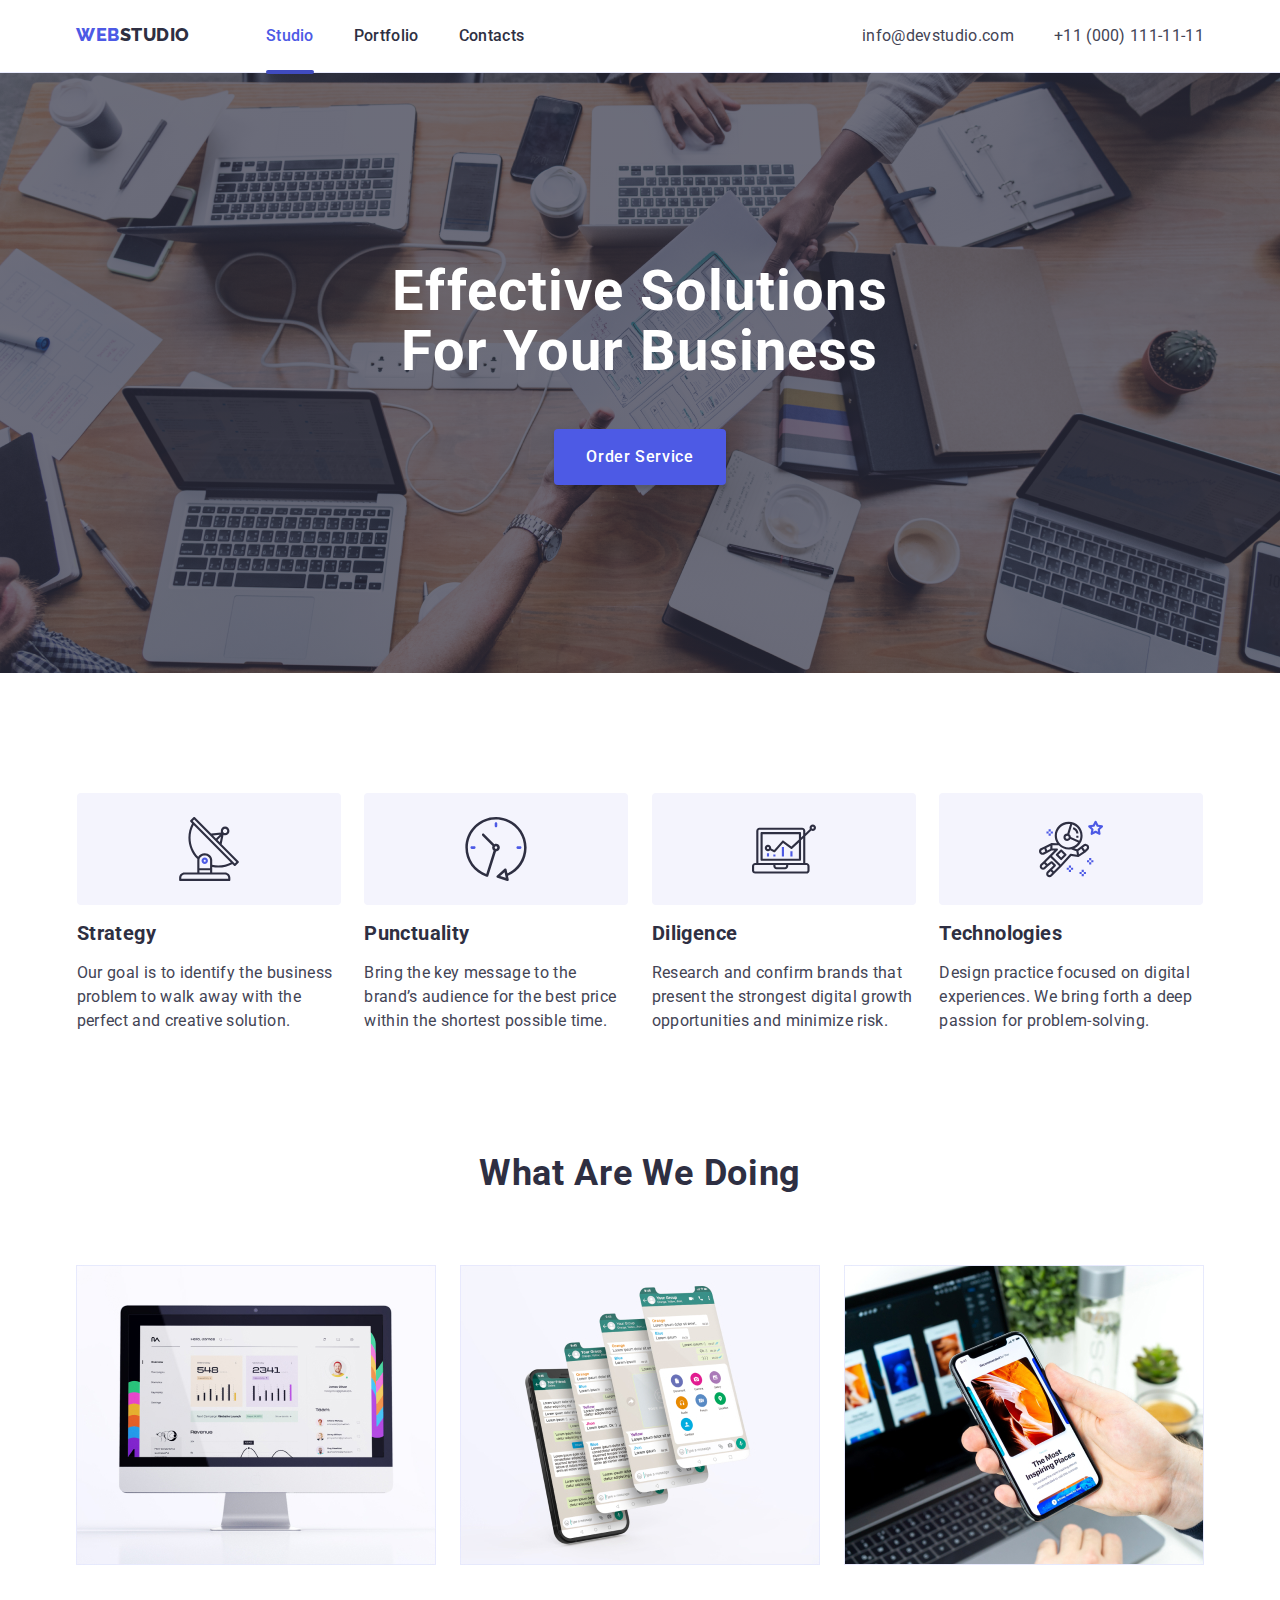
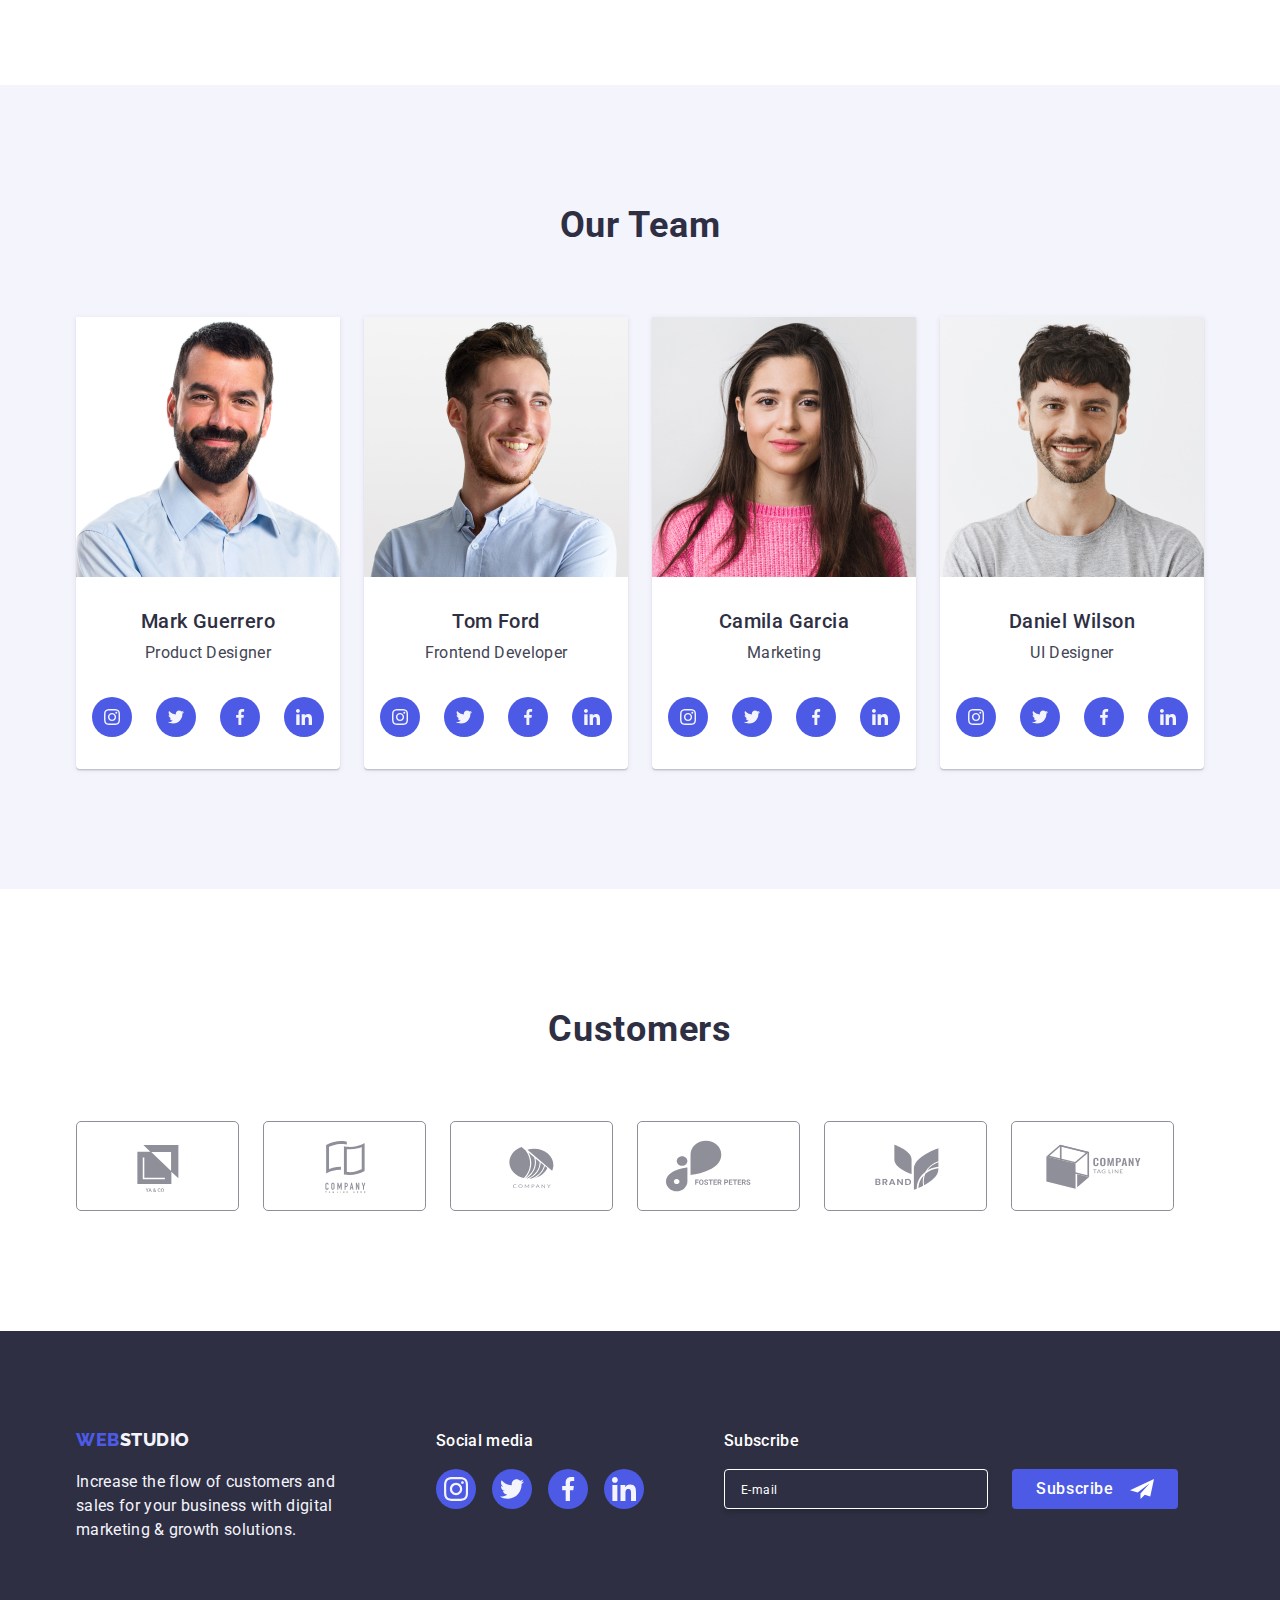
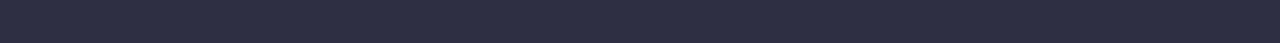
<file: index.html>
<!DOCTYPE html>
<html lang="en">
  <head>
    <meta charset="UTF-8" />
    <meta name="viewport" content="width=device-width, initial-scale=1.0" />
    <title>Studio</title>

    <!-- Fonts -->
    <link
      href="https://fonts.googleapis.com/css2?family=Open+Sans:wght@400;600;700&family=Raleway:wght@700;800&family=Roboto:wght@400;500;700;900&display=swap"
      rel="stylesheet"
    />

    <!-- CSS Normalize -->

    <link
      rel="stylesheet"
      href="https://cdnjs.cloudflare.com/ajax/libs/modern-normalize/2.0.0/modern-normalize.min.css"
    />

    <!-- CSS -->
    <link rel="stylesheet" href="./css/styles.css" />
  </head>
  <body>
    <!--Header-->
    <header class="header">
      <div class="container header-container">
        <!-- Navigation Bar -->
        <nav class="header-navigation">
          <a class="header-logo link" href="./index.html">
            <span class="header-logo-web">WEB</span
            ><span class="header-logo-studio">STUDIO</span>
          </a>
          <ul class="header-list list">
            <li class="header-item">
              <a class="header-link link current" href="./index.html">Studio</a>
            </li>
            <li class="header-item">
              <a class="header-link link" href="./portfolio.html">Portfolio</a>
            </li>
            <li class="header-item">
              <a class="header-link link" href="#">Contacts</a>
            </li>
          </ul>
        </nav>
        <ul class="header-contact list">
          <li>
            <a class="header-contact-link link" href="mailto:info@devstudio.com"
              >info@devstudio.com</a
            >
          </li>
          <li>
            <a class="header-contact-link link" href="tel:+110001111111"
              >+11 (000) 111-11-11</a
            >
          </li>
        </ul>

        <!-- Hamburger Menu Open -->
        <button
          class="menu-toggle"
          data-menu-open
          aria-expanded="false"
          aria-controls="mobile-menu"
        >
          <svg class="menu-icon" width="32" height="32">
            <use href="./images/icons.svg#hamburger-open"></use>
          </svg>
        </button>
      </div>
    </header>
    <!--Main Section-->
    <main>
      <!--Hero Section-->
      <section class="hero">
        <div class="container hero-container">
          <h1 class="hero-title">
            Effective Solutions <br />
            For Your Business
          </h1>
          <button class="hero-button" type="button" data-modal-open>
            Order Service
          </button>
        </div>
      </section>
      <!--Section 2-->
      <section class="section">
        <div class="container">
          <h2 class="visually-hidden">Criteria</h2>
          <ul class="criteria-list list">
            <li>
              <div class="benefits-svg-box">
                <svg class="benefits-icon-svg" width="64" height="64">
                  <use href="./images/icons.svg#antenna"></use>
                </svg>
              </div>
              <h3 class="criteria-top-text">Strategy</h3>
              <p class="criteria-bottom-text">
                Our goal is to identify the business problem to walk away with
                the perfect and creative solution.
              </p>
            </li>
            <li>
              <div class="benefits-svg-box">
                <svg class="benefits-icon-svg" width="64" height="64">
                  <use href="./images/icons.svg#clock"></use>
                </svg>
              </div>
              <h3 class="criteria-top-text">Punctuality</h3>
              <p class="criteria-bottom-text">
                Bring the key message to the brand’s audience for the best price
                within the shortest possible time.
              </p>
            </li>
            <li>
              <div class="benefits-svg-box">
                <svg lass="benefits-icon-svg" width="64" height="64">
                  <use href="./images/icons.svg#diagram"></use>
                </svg>
              </div>
              <h3 class="criteria-top-text">Diligence</h3>
              <p class="criteria-bottom-text">
                Research and confirm brands that present the strongest digital
                growth opportunities and minimize risk.
              </p>
            </li>
            <li>
              <div class="benefits-svg-box">
                <svg lass="benefits-icon-svg" width="64" height="64">
                  <use href="./images/icons.svg#astronaut"></use>
                </svg>
              </div>
              <h3 class="criteria-top-text">Technologies</h3>
              <p class="criteria-bottom-text">
                Design practice focused on digital experiences. We bring forth a
                deep passion for problem-solving.
              </p>
            </li>
          </ul>
        </div>
      </section>
      <!--Section 3-->
      <section class="section section-no-top-padding">
        <div class="container">
          <h2 class="section-title">What Are We Doing</h2>

          <ul class="section-three-list list">
            <li class="section-three-item">
              <img
                src="./images/what-are-we-doing-1.jpg"
                alt="monitor"
                width="360"
              />
            </li>
            <li class="section-three-item">
              <img
                src="./images/what-are-we-doing-2.jpg"
                alt="mobile"
                width="360"
              />
            </li>
            <li class="section-three-item">
              <img
                src="./images/what-are-we-doing-3.jpg"
                alt="monitor and mobile"
                width="360"
              />
            </li>
          </ul>
        </div>
      </section>
      <!--Section 4-->
      <section class="section section-grey">
        <div class="container our-team-container">
          <h2 class="section-title">Our Team</h2>
          <ul class="section-four-list list">
            <li class="section-four-item">
              <img
                src="./images/our-team-1.jpg"
                alt="Mark Guerrero"
                width="264"
              />
              <div class="team-content">
                <h3 class="section-four-top-text top-text">Mark Guerrero</h3>
                <p class="section-four-bottom-text">Product Designer</p>
              </div>
              <ul class="team-social-list list">
                <li class="team-social-item">
                  <a
                    class="team-social-link link"
                    href="https://instagram.com"
                    target="_blank"
                    rel="noopenner noreferrer"
                  >
                    <svg class="team-social-svg" width="16" height="16">
                      <use href="./images/icons.svg#instagram"></use>
                    </svg>
                  </a>
                </li>
                <li class="team-social-item">
                  <a
                    class="team-social-link link"
                    href="https://twitter.com"
                    target="_blank"
                    rel="noopenner noreferrer"
                  >
                    <svg class="team-social-svg" width="16" height="16">
                      <use href="./images/icons.svg#twitter"></use>
                    </svg>
                  </a>
                </li>
                <li class="team-social-item">
                  <a
                    class="team-social-link link"
                    href="https://facebook.com"
                    target="_blank"
                    rel="noopenner noreferrer"
                  >
                    <svg class="team-social-svg" width="16" height="16">
                      <use href="./images/icons.svg#facebook"></use>
                    </svg>
                  </a>
                </li>
                <li class="team-social-item">
                  <a
                    class="team-social-link link"
                    href="https://linkedin.com"
                    target="_blank"
                    rel="noopenner noreferrer"
                  >
                    <svg class="team-social-svg" width="16" height="16">
                      <use href="./images/icons.svg#linkedin"></use>
                    </svg>
                  </a>
                </li>
              </ul>
            </li>
            <li class="section-four-item">
              <img src="./images/our-team-2.jpg" alt="Tom Ford" width="264" />
              <div class="team-content">
                <h3 class="section-four-top-text top-text">Tom Ford</h3>
                <p class="section-four-bottom-text">Frontend Developer</p>
              </div>
              <ul class="team-social-list list">
                <li class="team-social-item">
                  <a
                    class="team-social-link link"
                    href="https://instagram.com"
                    target="_blank"
                    rel="noopenner noreferrer"
                  >
                    <svg class="team-social-svg" width="16" height="16">
                      <use href="./images/icons.svg#instagram"></use>
                    </svg>
                  </a>
                </li>
                <li class="team-social-item">
                  <a
                    class="team-social-link link"
                    href="https://twitter.com"
                    target="_blank"
                    rel="noopenner noreferrer"
                  >
                    <svg class="team-social-svg" width="16" height="16">
                      <use href="./images/icons.svg#twitter"></use>
                    </svg>
                  </a>
                </li>
                <li class="team-social-item">
                  <a
                    class="team-social-link link"
                    href="https://facebook.com"
                    target="_blank"
                    rel="noopenner noreferrer"
                  >
                    <svg class="team-social-svg" width="16" height="16">
                      <use href="./images/icons.svg#facebook"></use>
                    </svg>
                  </a>
                </li>
                <li class="team-social-item">
                  <a
                    class="team-social-link link"
                    href="https://linkedin.com"
                    target="_blank"
                    rel="noopenner noreferrer"
                  >
                    <svg class="team-social-svg" width="16" height="16">
                      <use href="./images/icons.svg#linkedin"></use>
                    </svg>
                  </a>
                </li>
              </ul>
            </li>
            <li class="section-four-item">
              <img
                src="./images/our-team-3.jpg"
                alt="Camila Garcia"
                width="264"
              />
              <div class="team-content">
                <h3 class="section-four-top-text top-text">Camila Garcia</h3>
                <p class="section-four-bottom-text">Marketing</p>
              </div>
              <ul class="team-social-list list">
                <li class="team-social-item">
                  <a
                    class="team-social-link link"
                    href="https://instagram.com"
                    target="_blank"
                    rel="noopenner noreferrer"
                  >
                    <svg class="team-social-svg" width="16" height="16">
                      <use href="./images/icons.svg#instagram"></use>
                    </svg>
                  </a>
                </li>
                <li class="team-social-item">
                  <a
                    class="team-social-link link"
                    href="https://twitter.com"
                    target="_blank"
                    rel="noopenner noreferrer"
                  >
                    <svg class="team-social-svg" width="16" height="16">
                      <use href="./images/icons.svg#twitter"></use>
                    </svg>
                  </a>
                </li>
                <li class="team-social-item">
                  <a
                    class="team-social-link link"
                    href="https://facebook.com"
                    target="_blank"
                    rel="noopenner noreferrer"
                  >
                    <svg class="team-social-svg" width="16" height="16">
                      <use href="./images/icons.svg#facebook"></use>
                    </svg>
                  </a>
                </li>
                <li class="team-social-item">
                  <a
                    class="team-social-link link"
                    href="https://linkedin.com"
                    target="_blank"
                    rel="noopenner noreferrer"
                  >
                    <svg class="team-social-svg" width="16" height="16">
                      <use href="./images/icons.svg#linkedin"></use>
                    </svg>
                  </a>
                </li>
              </ul>
            </li>
            <li class="section-four-item">
              <img
                src="./images/our-team-4.jpg"
                alt="Daniel Wilson"
                width="264"
              />
              <div class="team-content">
                <h3 class="section-four-top-text top-text">Daniel Wilson</h3>
                <p class="section-four-bottom-text">UI Designer</p>
              </div>
              <ul class="team-social-list list">
                <li class="team-social-item">
                  <a
                    class="team-social-link link"
                    href="https://instagram.com"
                    target="_blank"
                    rel="noopenner noreferrer"
                  >
                    <svg class="team-social-svg" width="16" height="16">
                      <use href="./images/icons.svg#instagram"></use>
                    </svg>
                  </a>
                </li>
                <li class="team-social-item">
                  <a
                    class="team-social-link link"
                    href="https://twitter.com"
                    target="_blank"
                    rel="noopenner noreferrer"
                  >
                    <svg class="team-social-svg" width="16" height="16">
                      <use href="./images/icons.svg#twitter"></use>
                    </svg>
                  </a>
                </li>
                <li class="team-social-item">
                  <a
                    class="team-social-link link"
                    href="https://facebook.com"
                    target="_blank"
                    rel="noopenner noreferrer"
                  >
                    <svg class="team-social-svg" width="16" height="16">
                      <use href="./images/icons.svg#facebook"></use>
                    </svg>
                  </a>
                </li>
                <li class="team-social-item">
                  <a
                    class="team-social-link link"
                    href="https://linkedin.com"
                    target="_blank"
                    rel="noopenner noreferrer"
                  >
                    <svg class="team-social-svg" width="16" height="16">
                      <use href="./images/icons.svg#linkedin"></use>
                    </svg>
                  </a>
                </li>
              </ul>
            </li>
          </ul>
        </div>
      </section>

      <!-- Customers Section -->
      <section class="section">
        <div class="container">
          <h2 class="section-title customers-title">Customers</h2>
          <ul class="customers-list list">
            <li class="customers-item">
              <a class="customers-link" href="">
                <svg class="customers-svg" width="104" height="56">
                  <use href="./images/icons.svg#customer-1"></use>
                </svg>
              </a>
            </li>

            <li class="customers-item">
              <a class="customers-link" href="">
                <svg class="customers-svg" width="104" height="56">
                  <use href="./images/icons.svg#customer-2"></use>
                </svg>
              </a>
            </li>

            <li class="customers-item">
              <a class="customers-link" href="">
                <svg class="customers-svg" width="104" height="56">
                  <use href="./images/icons.svg#customer-3"></use>
                </svg>
              </a>
            </li>

            <li class="customers-item">
              <a class="customers-link" href="">
                <svg class="customers-svg" width="104" height="56">
                  <use href="./images/icons.svg#customer-4"></use>
                </svg>
              </a>
            </li>

            <li class="customers-item">
              <a class="customers-link" href="">
                <svg class="customers-svg" width="104" height="56">
                  <use href="./images/icons.svg#customer-5"></use>
                </svg>
              </a>
            </li>
            <li class="customers-item">
              <a class="customers-link" href="">
                <svg class="customers-svg" width="104" height="56">
                  <use href="./images/icons.svg#customer-6"></use>
                </svg>
              </a>
            </li>
          </ul>
        </div>
      </section>
    </main>

    <!--Footer-->
    <footer class="footer">
      <div class="container footer-row">
        <div class="footer-container">
          <a class="footer-logo link" href="./index.html">
            <span class="footer-logo-web">WEB</span
            ><span class="footer-logo-studio">STUDIO</span>
          </a>
          <p class="footer-bottom">
            Increase the flow of customers and <br />
            sales for your business with digital <br />
            marketing & growth solutions.
          </p>
        </div>

        <div class="footer-container footer-socials">
          <p class="footer-socials-text">Social media</p>
          <ul class="footer-list list">
            <li>
              <a href="#" class="footer-socials-link">
                <svg class="footer-socials-svg">
                  <use href="./images/icons.svg#instagram"></use>
                </svg>
              </a>
            </li>

            <li>
              <a href="#" class="footer-socials-link">
                <svg class="footer-socials-svg">
                  <use href="./images/icons.svg#twitter"></use>
                </svg>
              </a>
            </li>

            <li>
              <a href="#" class="footer-socials-link">
                <svg class="footer-socials-svg">
                  <use href="./images/icons.svg#facebook"></use>
                </svg>
              </a>
            </li>

            <li>
              <a href="#" class="footer-socials-link">
                <svg class="footer-socials-svg">
                  <use href="./images/icons.svg#linkedin"></use>
                </svg>
              </a>
            </li>
          </ul>
        </div>

        <div class="footer-container footer-form-wrapper">
          <p class="footer-socials-text text">Subscribe</p>
          <form
            class="footer-form"
            name="subscribe_form"
            autocomplete="on"
            method=""
          >
            <label class="footer-form-label">
              <input
                type="email"
                name="email"
                placeholder="E-mail"
                class="footer-form-input"
                required
              />
            </label>

            <button type="submit" class="footer-form-button">
              Subscribe
              <svg class="footer-form-svgsubscribe">
                <use href="./images/icons.svg#submit"></use>
              </svg>
            </button>
          </form>
        </div>
      </div>
    </footer>

    <!-- Modal Window -->
    <div class="backdrop is-hidden" data-modal>
      <div class="modal">
        <button type="button" class="modal-close" data-modal-close>
          <svg class="modal-close-icon" width="8" height="8">
            <use href="./images/icons.svg#close"></use>
          </svg>
        </button>

        <p class="form-header">Leave your contacts and we will call you back</p>

        <form
          name="signup_form"
          autocomplete="on"
          class="form-container list"
          method=""
        >
          <label class="form-field">
            <span class="form-label">Name</span>
            <input type="text" class="form-input" name="user-name" required />
            <svg class="form-input-icon">
              <use href="./images/icons.svg#name"></use>
            </svg>
          </label>

          <label class="form-field">
            <span class="form-label">Phone</span>
            <input type="tel" class="form-input" name="user-phone" required />
            <svg class="form-input-icon">
              <use href="./images/icons.svg#phone"></use>
            </svg>
          </label>

          <label class="form-field">
            <span class="form-label">Email</span>
            <input type="email" class="form-input" name="user-email" required />
            <svg class="form-input-icon">
              <use href="./images/icons.svg#email"></use>
            </svg>
          </label>

          <label class="form-feedback">
            <span class="form-label">Comment</span>
            <textarea
              name="comment"
              class="form-textarea"
              placeholder="Text input"
              required
            ></textarea>
          </label>

          <label class="form-agreement">
            <input
              type="checkbox"
              value="agree"
              name="form-terms"
              class="checkbox"
              required
            />
            <span class="checkbox-icon">
              <svg class="checkmark">
                <use href="./images/icons.svg#checkmark"></use>
              </svg>
            </span>
            <span class="form-agree-box-text">
              I accept the terms and conditions of the &nbsp;<a
                href="#"
                class="form-agree-box-link"
                >Privacy Policy</a
              >
            </span>
          </label>

          <div class="form-button-container">
            <button type="submit" class="form-button">Send</button>
          </div>
        </form>
      </div>
    </div>

    <!-- Hamburger Menu Close Icon and Navigations -->
    <div class="menu-container" data-menu>
      <!-- Hamburger Menu Close Icon -->
      <button class="menu-toggle" data-menu-close>
        <svg width="32" height="32">
          <use href="./images/icons.svg#hamburger-close"></use>
        </svg>
      </button>

      <!-- Mobile Navigation -->
      <ul class="mobile-menu-list list">
        <li class="mobile-menu-item">
          <a class="mobile-menu-link link current" href="./index.html"
            >Studio</a
          >
        </li>
        <li class="mobile-menu-item">
          <a class="mobile-menu-link link" href="./portfolio.html">Portfolio</a>
        </li>
        <li class="mobile-menu-item">
          <a class="mobile-menu-link link" href="#">Contacts</a>
        </li>
      </ul>

      <!-- Mobile Contacts Address -->
      <ul class="mobile-contact list">
        <li>
          <a class="mobile-contact-tel link" href="tel:+110001111111"
            >+11 (000) 111-11-11</a
          >
        </li>
        <li>
          <a class="mobile-contact-email link" href="mailto:info@devstudio.com"
            >info@devstudio.com</a
          >
        </li>
      </ul>
      <!-- Mobile Socials -->

      <ul class="mobile-list list">
        <li class="mobile-socials-item">
          <a href="#" class="mobile-socials-link">
            <svg class="mobile-socials-svg" width="24" height="24">
              <use href="./images/icons.svg#instagram"></use>
            </svg>
          </a>
        </li>

        <li class="mobile-socials-item">
          <a href="#" class="mobile-socials-link">
            <svg class="mobile-socials-svg" width="24" height="24">
              <use href="./images/icons.svg#twitter"></use>
            </svg>
          </a>
        </li>

        <li class="mobile-socials-item">
          <a href="#" class="mobile-socials-link">
            <svg class="mobile-socials-svg" width="24" height="24">
              <use href="./images/icons.svg#facebook"></use>
            </svg>
          </a>
        </li>

        <li class="mobile-socials-item">
          <a href="#" class="mobile-socials-link">
            <svg class="mobile-socials-svg" width="24" height="24">
              <use href="./images/icons.svg#linkedin"></use>
            </svg>
          </a>
        </li>
      </ul>
    </div>
    <script src="./js/modal.js"></script>
    <script src="./js/mobile-menu.js"></script>
  </body>
</html>
</file>
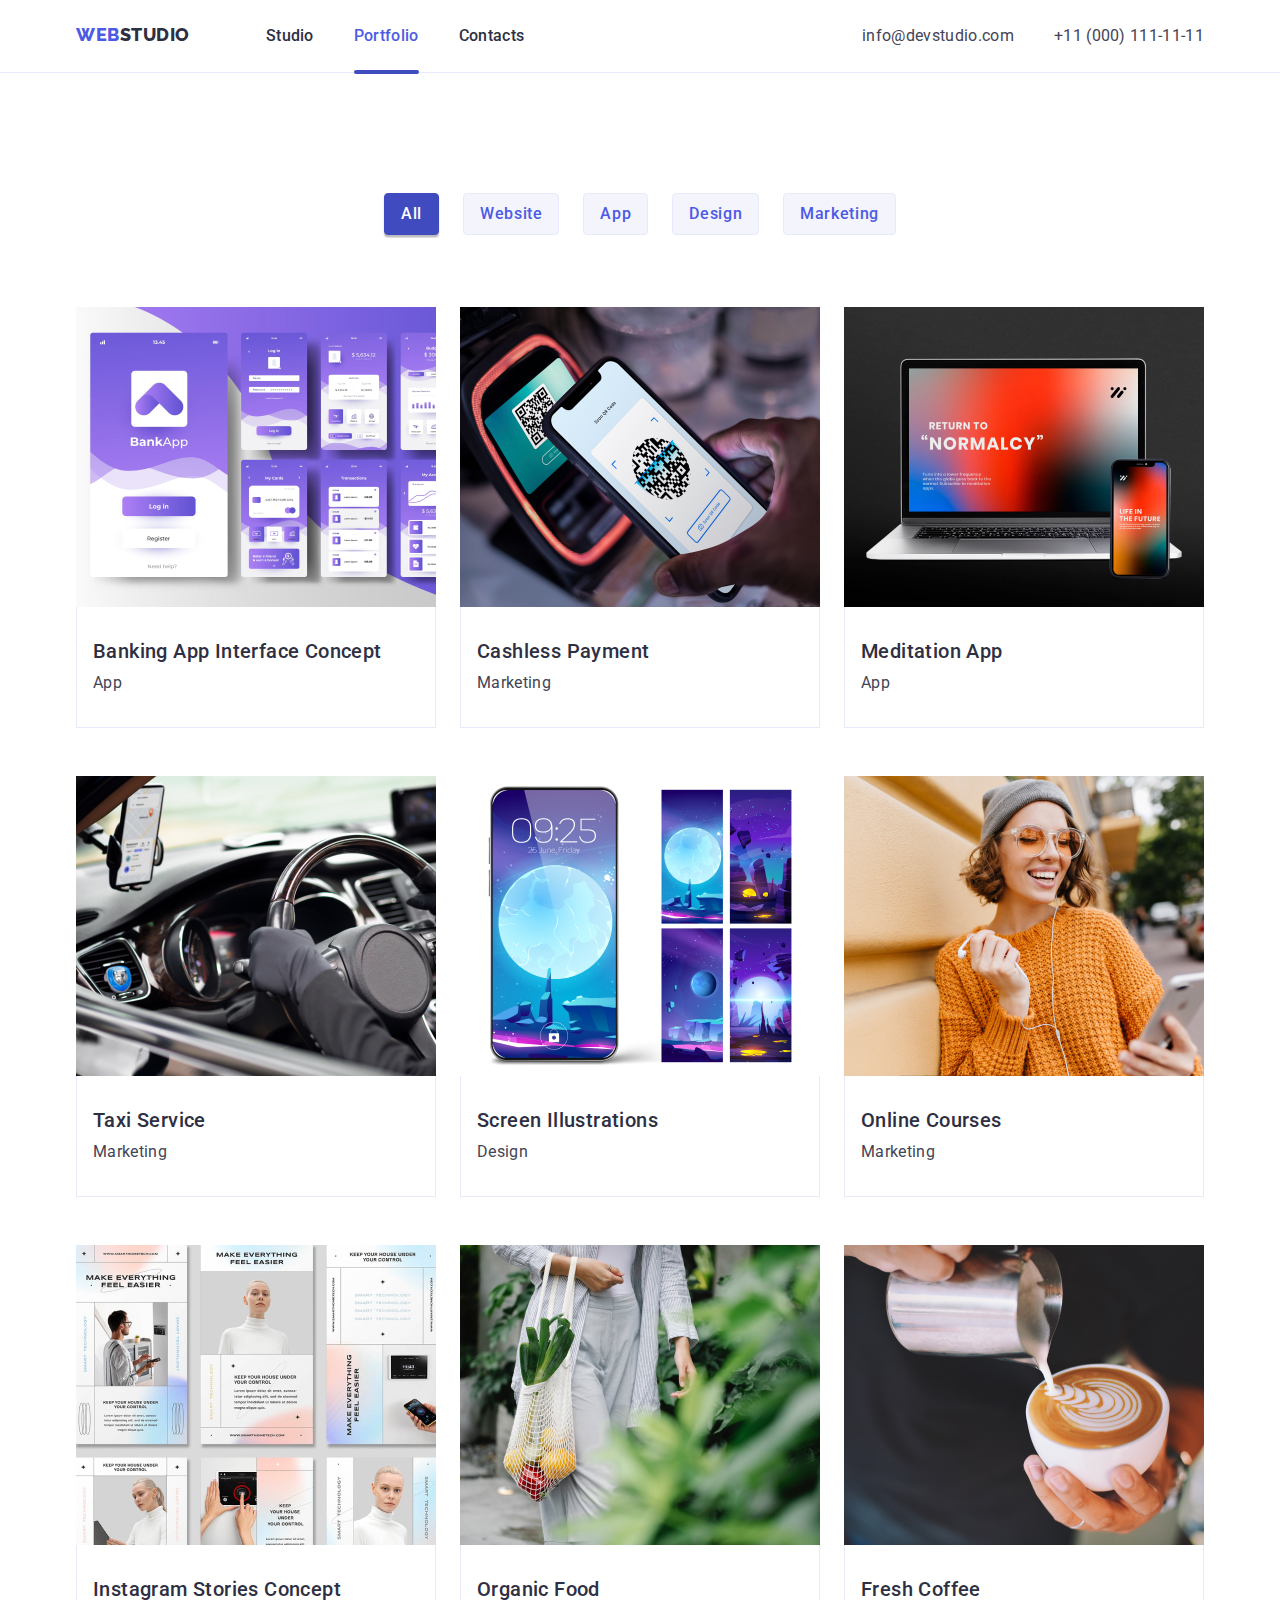
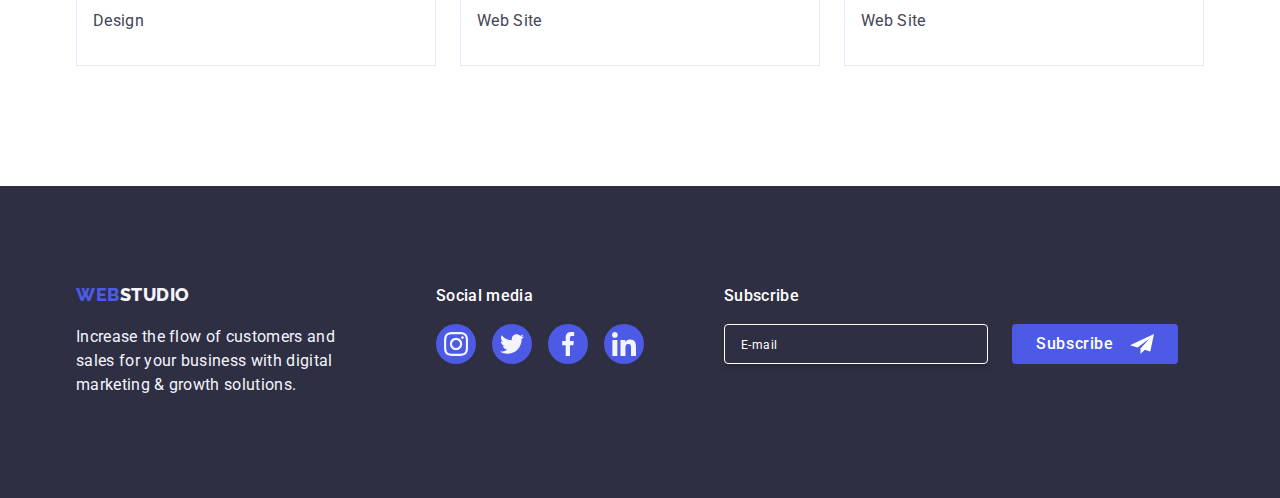
<file: portfolio.html>
<!DOCTYPE html>
<html lang="en">
  <head>
    <meta charset="UTF-8" />
    <meta name="viewport" content="width=device-width, initial-scale=1.0" />
    <title>Portfolio</title>
    <!-- Fonts -->
    <link
      href="https://fonts.googleapis.com/css2?family=Open+Sans:wght@400;600;700&family=Raleway:wght@700;800&family=Roboto:wght@400;500;700;900&display=swap"
      rel="stylesheet"
    />

    <!-- CSS Normalize -->
    <link
      rel="stylesheet"
      href="https://cdnjs.cloudflare.com/ajax/libs/modern-normalize/2.0.0/modern-normalize.min.css"
    />

    <!-- CSS -->
    <link rel="stylesheet" href="./css/styles.css" />
  </head>
  <body>
    <!--Header-->
    <header class="header">
      <div class="container header-container">
        <!-- Navigation Bar -->
        <nav class="header-navigation">
          <a class="header-logo link" href="./index.html">
            <span class="header-logo-web">WEB</span
            ><span class="header-logo-studio">STUDIO</span>
          </a>
          <ul class="header-list list">
            <li class="header-item">
              <a class="header-link link" href="./index.html">Studio</a>
            </li>
            <li class="header-item">
              <a class="header-link link current" href="./portfolio.html"
                >Portfolio</a
              >
            </li>
            <li class="header-item">
              <a class="header-link link" href="#">Contacts</a>
            </li>
          </ul>
        </nav>
        <ul class="header-contact list">
          <li>
            <a class="header-contact-link link" href="mailto:info@devstudio.com"
              >info@devstudio.com</a
            >
          </li>
          <li>
            <a class="header-contact-link link" href="tel:+110001111111"
              >+11 (000) 111-11-11</a
            >
          </li>
        </ul>

        <!-- Hamburger Menu Open -->
        <button
          class="menu-toggle"
          data-menu-open
          aria-expanded="false"
          aria-controls="mobile-menu"
        >
          <svg class="menu-icon" width="32" height="32">
            <use href="./images/icons.svg#hamburger-open"></use>
          </svg>
        </button>
      </div>
    </header>
    <!-- Section -->
    <main>
      <section class="section">
        <div class="container">
          <ul class="filter list">
            <li>
              <button class="active-filter filter-button" type="button">
                All
              </button>
            </li>
            <li>
              <button class="filter-button" type="button">Website</button>
            </li>
            <li>
              <button class="filter-button" type="button">App</button>
            </li>
            <li>
              <button class="filter-button" type="button">Design</button>
            </li>
            <li>
              <button class="filter-button" type="button">Marketing</button>
            </li>
          </ul>
          <ul class="features-list list">
            <li class="features-item">
              <a class="project-link link" href="#">
                <div class="project-cover-container">
                  <div class="project-cover-wrap">
                    <img
                      src="./images/project-1.jpg"
                      alt="bank-app"
                      width="360"
                    />
                    <p class="project-cover-text">
                      14 Stylish and User-Friendly App Design Concepts · Task
                      Manager App · Calorie Tracker App · Exotic Fruit Ecommerce
                      App · Cloud Storage App
                    </p>
                  </div>
                  <div class="features-description">
                    <h3 class="features-top-text top-text">
                      Banking App Interface Concept
                    </h3>
                    <p class="features-bottom-text">App</p>
                  </div>
                </div>
              </a>
            </li>
            <li class="features-item">
              <a class="project-link link" href="#">
                <div class="project-cover-container">
                  <div class="project-cover-wrap">
                    <img
                      src="./images/project-2.jpg"
                      alt="mobile"
                      width="360"
                    />
                    <p class="project-cover-text">
                      14 Stylish and User-Friendly App Design Concepts · Task
                      Manager App · Calorie Tracker App · Exotic Fruit Ecommerce
                      App · Cloud Storage App
                    </p>
                  </div>
                  <div class="features-description">
                    <h3 class="features-top-text top-text">Cashless Payment</h3>
                    <p class="features-bottom-text">Marketing</p>
                  </div>
                </div>
              </a>
            </li>
            <li class="features-item">
              <a class="project-link link" href="#">
                <div class="project-cover-container">
                  <div class="project-cover-wrap">
                    <img
                      src="./images/project-3.jpg"
                      alt="laptop-and-mobile"
                      width="360"
                    />
                    <p class="project-cover-text">
                      14 Stylish and User-Friendly App Design Concepts · Task
                      Manager App · Calorie Tracker App · Exotic Fruit Ecommerce
                      App · Cloud Storage App
                    </p>
                  </div>
                  <div class="features-description">
                    <h3 class="features-top-text top-text">Meditation App</h3>
                    <p class="features-bottom-text">App</p>
                  </div>
                </div>
              </a>
            </li>
            <li class="features-item">
              <a class="project-link link" href="#">
                <div class="project-cover-container">
                  <div class="project-cover-wrap">
                    <img
                      src="./images/project-4.jpg"
                      alt="wheels"
                      width="360"
                    />
                    <p class="project-cover-text">
                      14 Stylish and User-Friendly App Design Concepts · Task
                      Manager App · Calorie Tracker App · Exotic Fruit Ecommerce
                      App · Cloud Storage App
                    </p>
                  </div>
                  <div class="features-description">
                    <h3 class="features-top-text top-text">Taxi Service</h3>
                    <p class="features-bottom-text">Marketing</p>
                  </div>
                </div>
              </a>
            </li>
            <li class="features-item">
              <a class="project-link link" href="#">
                <div class="project-cover-container">
                  <div class="project-cover-wrap">
                    <img
                      src="./images/project-5.jpg"
                      alt="mobile-screen"
                      width="360"
                    />
                    <p class="project-cover-text">
                      14 Stylish and User-Friendly App Design Concepts · Task
                      Manager App · Calorie Tracker App · Exotic Fruit Ecommerce
                      App · Cloud Storage App
                    </p>
                  </div>
                  <div class="features-description">
                    <h3 class="features-top-text top-text">
                      Screen Illustrations
                    </h3>
                    <p class="features-bottom-text">Design</p>
                  </div>
                </div>
              </a>
            </li>
            <li class="features-item">
              <a class="project-link link" href="#">
                <div class="project-cover-container">
                  <div class="project-cover-wrap">
                    <img
                      src="./images/project-6.jpg"
                      alt="girl-with-mobile"
                      width="360"
                    />
                    <p class="project-cover-text">
                      14 Stylish and User-Friendly App Design Concepts · Task
                      Manager App · Calorie Tracker App · Exotic Fruit Ecommerce
                      App · Cloud Storage App
                    </p>
                  </div>
                  <div class="features-description">
                    <h3 class="features-top-text top-text">Online Courses</h3>
                    <p class="features-bottom-text">Marketing</p>
                  </div>
                </div>
              </a>
            </li>
            <li class="features-item">
              <a class="project-link link" href="#">
                <div class="project-cover-container">
                  <div class="project-cover-wrap">
                    <img
                      src="./images/project-7.jpg"
                      alt="instagram-post"
                      width="360"
                    />
                    <p class="project-cover-text">
                      14 Stylish and User-Friendly App Design Concepts · Task
                      Manager App · Calorie Tracker App · Exotic Fruit Ecommerce
                      App · Cloud Storage App
                    </p>
                  </div>
                  <div class="features-description">
                    <h3 class="features-top-text top-text">
                      Instagram Stories Concept
                    </h3>
                    <p class="features-bottom-text">Design</p>
                  </div>
                </div>
              </a>
            </li>
            <li class="features-item">
              <a class="project-link link" href="#">
                <div class="project-cover-container">
                  <div class="project-cover-wrap">
                    <img
                      src="./images/project-8.jpg"
                      alt="fruits"
                      width="360"
                    />
                    <p class="project-cover-text">
                      14 Stylish and User-Friendly App Design Concepts · Task
                      Manager App · Calorie Tracker App · Exotic Fruit Ecommerce
                      App · Cloud Storage App
                    </p>
                  </div>
                  <div class="features-description">
                    <h3 class="features-top-text top-text">Organic Food</h3>
                    <p class="features-bottom-text">Web Site</p>
                  </div>
                </div>
              </a>
            </li>
            <li class="features-item">
              <a class="project-link link" href="#">
                <div class="project-cover-container">
                  <div class="project-cover-wrap">
                    <img
                      src="./images/project-9.jpg"
                      alt="coffee"
                      width="360"
                    />
                    <p class="project-cover-text">
                      14 Stylish and User-Friendly App Design Concepts · Task
                      Manager App · Calorie Tracker App · Exotic Fruit Ecommerce
                      App · Cloud Storage App
                    </p>
                  </div>
                  <div class="features-description">
                    <h3 class="features-top-text top-text">Fresh Coffee</h3>
                    <p class="features-bottom-text">Web Site</p>
                  </div>
                </div>
              </a>
            </li>
          </ul>
        </div>
      </section>
    </main>

    <!--Footer-->
    <footer class="footer">
      <div class="container footer-row">
        <div class="footer-container">
          <a class="footer-logo link" href="./index.html">
            <span class="footer-logo-web">WEB</span
            ><span class="footer-logo-studio">STUDIO</span>
          </a>
          <p class="footer-bottom">
            Increase the flow of customers and <br />
            sales for your business with digital <br />
            marketing & growth solutions.
          </p>
        </div>

        <div class="footer-container footer-socials">
          <p class="footer-socials-text">Social media</p>
          <ul class="footer-list list">
            <li>
              <a href="#" class="footer-socials-link">
                <svg class="footer-socials-svg">
                  <use href="./images/icons.svg#instagram"></use>
                </svg>
              </a>
            </li>

            <li>
              <a href="#" class="footer-socials-link">
                <svg class="footer-socials-svg">
                  <use href="./images/icons.svg#twitter"></use>
                </svg>
              </a>
            </li>

            <li>
              <a href="#" class="footer-socials-link">
                <svg class="footer-socials-svg">
                  <use href="./images/icons.svg#facebook"></use>
                </svg>
              </a>
            </li>

            <li>
              <a href="#" class="footer-socials-link">
                <svg class="footer-socials-svg">
                  <use href="./images/icons.svg#linkedin"></use>
                </svg>
              </a>
            </li>
          </ul>
        </div>

        <div class="footer-container footer-form-wrapper">
          <p class="footer-socials-text text">Subscribe</p>
          <form
            class="footer-form"
            name="subscribe_form"
            autocomplete="on"
            method=""
          >
            <label class="footer-form-label">
              <input
                type="email"
                name="email"
                placeholder="E-mail"
                class="footer-form-input"
                required
              />
            </label>

            <button type="submit" class="footer-form-button">
              Subscribe
              <svg class="footer-form-svgsubscribe">
                <use href="./images/icons.svg#submit"></use>
              </svg>
            </button>
          </form>
        </div>
      </div>
    </footer>
    <!-- Hamburger Menu Close Icon and Navigations -->
    <div class="menu-container" data-menu>
      <!-- Hamburger Menu Close Icon -->
      <button class="menu-toggle" data-menu-close>
        <svg width="32" height="32">
          <use href="./images/icons.svg#hamburger-close"></use>
        </svg>
      </button>

      <!-- Mobile Navigation -->
      <ul class="mobile-menu-list list">
        <li class="mobile-menu-item">
          <a class="mobile-menu-link link" href="./index.html">Studio</a>
        </li>
        <li class="mobile-menu-item">
          <a class="mobile-menu-link link current" href="./portfolio.html"
            >Portfolio</a
          >
        </li>
        <li class="mobile-menu-item">
          <a class="mobile-menu-link link" href="#">Contacts</a>
        </li>
      </ul>

      <!-- Mobile Contacts Address -->
      <ul class="mobile-contact list">
        <li>
          <a class="mobile-contact-tel link" href="tel:+110001111111"
            >+11 (000) 111-11-11</a
          >
        </li>
        <li>
          <a class="mobile-contact-email link" href="mailto:info@devstudio.com"
            >info@devstudio.com</a
          >
        </li>
      </ul>
      <!-- Mobile Socials -->

      <ul class="mobile-list list">
        <li class="mobile-socials-item">
          <a href="#" class="mobile-socials-link">
            <svg class="mobile-socials-svg" width="24" height="24">
              <use href="./images/icons.svg#instagram"></use>
            </svg>
          </a>
        </li>

        <li class="mobile-socials-item">
          <a href="#" class="mobile-socials-link">
            <svg class="mobile-socials-svg" width="24" height="24">
              <use href="./images/icons.svg#twitter"></use>
            </svg>
          </a>
        </li>

        <li class="mobile-socials-item">
          <a href="#" class="mobile-socials-link">
            <svg class="mobile-socials-svg" width="24" height="24">
              <use href="./images/icons.svg#facebook"></use>
            </svg>
          </a>
        </li>

        <li class="mobile-socials-item">
          <a href="#" class="mobile-socials-link">
            <svg class="mobile-socials-svg" width="24" height="24">
              <use href="./images/icons.svg#linkedin"></use>
            </svg>
          </a>
        </li>
      </ul>
    </div>
    <script src="./js/mobile-menu.js"></script>
  </body>
</html>
</file>
<file: css/styles.css>
/* CSS Variables */
:root {
  --iris: #4d5ae5;
  --navyblue: #2e2f42;
  --slate: #434455;
  --white: #ffffff;
  --cloud: #f4f4fd;
  --ocean: #404bbf;
  --cornflower: #e7e9fc;
  --lightslate: #8e8f99;
  --green: #31d0aa;
  --dairy: #fcfcfc;
}

body {
  font-family: "Roboto", sans-serif;
  color: var(--slate);
  font-size: 16px;
  font-style: normal;
  font-weight: 400;
  line-height: 24px; /* 150% */
  letter-spacing: 0.32px;
}

/* CSS RESET */

img {
  display: block;
  width: 100%;
  max-width: 100%;
  height: auto;
}

h1,
h2,
h3,
h4,
h5,
h6,
p,
ul {
  margin: 0;
  padding: 0;
}

/* General Styles */
.filter-button {
  display: flex;
  padding: 8px 16px;
  border-radius: 4px;
  cursor: pointer;
  color: var(--iris);
  border: 1px solid var(--cornflower, #e7e9fc);
  background: var(--cloud, #f4f4fd);
  font-size: 16px;
  font-style: normal;
  border-radius: 4px;
  font-weight: 500;
  line-height: 24px; /* 150% */
  letter-spacing: 0.64px;
  font-family: inherit;
  transition: color 250ms cubic-bezier(0.4, 0, 0.2, 1),
    background-color 250ms cubic-bezier(0.4, 0, 0.2, 1),
    border-color 250ms cubic-bezier(0.4, 0, 0.2, 1),
    box-shadow 250ms cubic-bezier(0.4, 0, 0.2, 1);
}

.list {
  list-style: none;
  padding: 0;
}

.link {
  text-decoration: none;
  color: inherit;
}

.top-text {
  color: var(--navyblue);
  font-size: 20px;
  font-weight: 500;
  letter-spacing: 0.4px;
  margin-bottom: 8px;
  gap: 24px;
}

.section-title {
  font-size: 36px;
  text-align: center;
  color: var(--navyblue);
  font-weight: 700;
  line-height: 40px; /* 111.111% */
  letter-spacing: 0.72px;
  text-transform: capitalize;
  margin-bottom: 72px;
}

.container {
  width: 100%;
  margin: 0 auto;
  padding: 0 15px;

  @media screen and (min-width: 480px) {
    width: 480px;
  }

  @media screen and (min-width: 768px) {
    width: 768px;
  }

  @media screen and (min-width: 1158px) {
    min-width: 1158px;
  }
}
/* END OF GENERAL STYLES */

.header {
  background-color: var(--white);
  border-bottom: 1px solid var(--cornflower, #e7e9fc);
}

.header-container {
  display: flex;
  align-items: center;
  justify-content: space-between;

  @media screen and (min-width: 768px) {
    width: 768px;
    height: 72px;
  }

  @media screen and (min-width: 1158px) {
    width: 1158;
    height: 72px;
  }
}

.header-navigation {
  display: flex;
  align-items: center;
}

.current {
  position: relative;
  color: var(--ocean);
}

.current::after {
  content: "";
  position: absolute;
  left: 0;
  border-radius: 2px;
  border: 2px solid var(--ocean);
  background-color: var(--ocean);
  bottom: -2px;
  width: 100%;
  height: 4px;
}

.header-list {
  /* display: flex;
    gap: 40px;
    margin-left: 76px; */
  display: none;

  @media screen and (min-width: 768px) {
    font-weight: 500;
    font-size: 16px;
    line-height: 24px;
    letter-spacing: 0.02em;
    display: flex;
    gap: 40px;
    margin-left: 120px;
  }

  @media screen and (min-width: 1158px) {
    font-weight: 500;
    font-size: 16px;
    line-height: 24px;
    letter-spacing: 0.02em;
    display: flex;
    gap: 40px;
    margin-left: 76px;
  }
}

.header-logo {
  padding-top: 16px;
  padding-bottom: 16px;
}
.header-logo-web {
  color: var(--iris, #4d5ae5);
  font-family: Raleway;
  font-size: 18px;
  font-weight: 800;
  line-height: 21px; /* 116.667% */
  letter-spacing: 0.54px;
  text-transform: uppercase;
}

.header-logo-studio {
  color: var(--navyblue, #2e2f42);
  font-family: Raleway;
  font-size: 18px;
  font-weight: 800;
  line-height: 21px; /* 116.667% */
  letter-spacing: 0.54px;
  text-transform: uppercase;
}

.header-link {
  color: var(--navyblue);
  font-weight: 500;
  padding: 24px 0;
  display: block;
  position: relative;
  transition: color 250ms cubic-bezier(0.4, 0, 0.2, 1);
}

/* .header-link::after {
      content: "";
      position: absolute;
      left: 0;
      border-radius: 2px;
      border: 2px solid var(--ocean);
      background-color: var(--ocean);
      bottom: -2px;
      width: 100%;
      height: 4px;
    } */

.header-contact {
  /* display: flex;
    align-items: center;
    gap: 40px; */
  display: none;

  @media screen and (min-width: 768px) {
    display: block;
    flex-wrap: wrap;
    height: 72px;
    padding-bottom: 24px;
    margin-top: 20px;
    margin: 0;
    margin-left: 80px;
  }

  @media screen and (min-width: 1158px) {
    display: flex;
    flex-direction: row;
    gap: 40px;
  }
}

.header-contact-link {
  color: var(--slate);
  padding: 24px 0;
  display: block;
  transition: color 250ms cubic-bezier(0.4, 0, 0.2, 1);

  @media screen and (min-width: 768px) {
    display: block;
    /* margin: 16px 0; */
    padding: 0;
    margin-bottom: 0;
    margin-top: 8px;
  }

  @media screen and (min-width: 1158px) {
    color: var(--slate);
    margin: 0 auto;
    padding: 24px 0;
    display: block;
    transition: color 250ms cubic-bezier(0.4, 0, 0.2, 1);
  }
}

.header-link:hover,
.header-link:focus {
  color: var(--iris);
}

.header-link::after {
  content: "";
  border-radius: 2px;
  border: 2px solid transparent;
  height: 4px;
  width: 100%;
  position: absolute;
  left: 0;
  bottom: -2px;
  transition: width 250ms cubic-bezier(0.4, 0, 0.2, 1),
    background-color 250ms cubic-bezier(0.4, 0, 0.2, 1),
    border 250ms cubic-bezier(0.4, 0, 0.2, 1);
}

.header-link:hover::after,
.header-link:focus::after {
  border: 2px solid var(--ocean);
  background-color: var(--ocean);
  width: 100%;
}

.header-list .header-link.current {
  color: var(--iris);
}

.header-contact-link:hover,
.header-contact-link:focus {
  color: var(--iris);
}

/* Hero Section */
.hero {
  background-color: var(--navyblue);
  background-image: linear-gradient(
      to right,
      rgba(46, 47, 66, 0.7),
      rgba(46, 47, 66, 0.7)
    ),
    url(../images/hero-bg-m.png);
  background-repeat: no-repeat;
  background-position: center;
  background-size: cover;
  text-align: center;
  display: flex;
  align-items: center;
  justify-content: center;
  padding: 112px 0;

  @media screen and (min-width: 768px) {
    background-color: var(--navyblue);
    background-image: linear-gradient(
        to right,
        rgba(46, 47, 66, 0.7),
        rgba(46, 47, 66, 0.7)
      ),
      url(../images/hero-bg-t.png);
  }

  @media screen and (min-width: 1158px) {
    background-color: var(--navyblue);
    background-image: linear-gradient(
        to right,
        rgba(46, 47, 66, 0.7),
        rgba(46, 47, 66, 0.7)
      ),
      url(../images/hero-bg-d.png);
    padding: 188px 0;
  }
}

@media screen and (min-device-pixel-ratio: 2),
  screen and (min-resolution: 192dpi),
  screen and (min-resolution: 2dppx) {
  .hero {
    background: linear-gradient(
        to right,
        var(--grey, rgba(46, 47, 66, 0.7), rgba(46, 47, 66, 0.7))
      ),
      url(../images/hero-bg-m@2x.png);
    background-size: cover;
  }
}

@media screen and (min-width: 768px) and (min-device-pixel-ratio: 2),
  screen and (min-resolution: 192dpi),
  screen and (min-resolution: 2dppx) {
  .hero {
    background: linear-gradient(
        to right,
        var(--grey, rgba(46, 47, 66, 0.7), rgba(46, 47, 66, 0.7))
      ),
      url(../images/hero-bg-t@2x.png);
    background-size: cover;
  }
}

@media screen and (min-width: 1158px) and (min-device-pixel-ratio: 2),
  screen and (min-resolution: 192dpi),
  screen and (min-resolution: 2dppx) {
  .hero {
    background: linear-gradient(
        to right,
        var(--grey, rgba(46, 47, 66, 0.7), rgba(46, 47, 66, 0.7))
      ),
      url(../images/hero-bg-d@2x.png);
    background-size: cover;
  }
}

.hero-title {
  /* color: var(--white);
    font-size: 56px;
    font-weight: 700;
    line-height: 60px; /* 107.143% */
  /* letter-spacing: 1.12px;
    margin-bottom: 48px; */
  color: var(--white);
  font-weight: 700;
  font-size: 36px;
  line-height: 40px;
  letter-spacing: 0.72px;
  display: flex;
  flex-direction: column;
  flex-shrink: 0;
  margin-bottom: 48px;

  @media screen and (min-width: 768px) {
    font-size: 56px;
    line-height: 60px;
    letter-spacing: 1.12px;
  }

  @media screen and (min-width: 1158px) {
    font-size: 56px;
    line-height: 60px;
    letter-spacing: 1.12px;
  }
}

.hero-button {
  cursor: pointer;
  color: var(--white);
  background-color: var(--iris);
  border-radius: 4px;
  background: var(--iris, #4d5ae5);
  box-shadow: 0px 4px 4px 0px rgba(0, 0, 0, 0.15);
  font-family: inherit;
  border: none;
  font-size: 16px;
  font-style: normal;
  font-weight: 500;
  line-height: 24px; /* 150% */
  letter-spacing: 0.64px;
  display: inline-flex;
  padding: 16px 32px;
  align-items: flex-start;
  gap: 10px;

  transition: background-color 250ms cubic-bezier(0.4, 0, 0.2, 1);
}

.hero-button:hover,
.hero-button:focus {
  background-color: var(--ocean);
}

.active-filter,
.filter-button:hover,
.filter-button:focus {
  color: var(--white);
  background-color: var(--ocean);
  border-color: var(--ocean);
  box-shadow: 0px 2px 2px 0px rgba(0, 0, 0, 0.12),
    0px 2px 1px 0px rgba(0, 0, 0, 0.08), 0px 3px 1px 0px rgba(0, 0, 0, 0.1);
}

.visually-hidden {
  position: absolute;
  width: 1px;
  height: 1px;
  margin: -1px;
  border: 0;
  padding: 0;
  white-space: nowrap;
  clip-path: inset(100%);
  overflow: hidden;
}

.criteria {
  background-color: var(--white);
}

.criteria-list {
  display: inline-flex;
  flex-direction: column;
  align-items: flex-start;
  gap: 72px;

  @media screen and (min-width: 768px) {
    display: flex;
    height: 312px;
    flex-direction: column;
    justify-content: space-between;
    align-items: center;
    flex-wrap: wrap;
    gap: 24px;
  }

  @media screen and (min-width: 1158px) {
    display: flex;
    align-items: center;
    gap: 22px;
    height: 240px;
  }
}

@media screen and (min-width: 768px) {
  .criteria-list li {
    display: flex;
    width: 356px;
    flex-direction: column;
    align-items: flex-start;
    gap: 8px;
  }
}

@media screen and (min-width: 1158px) {
  .criteria-list li {
    width: 264px;
  }
}

.criteria-top-text {
  color: var(--navyblue);
  font-size: 36px;
  font-weight: 500;
  letter-spacing: 0.4px;
  margin-bottom: 8px;
  gap: 24px;
  text-align: center;

  @media screen and (min-width: 768px) {
    text-align: left;
    width: 264px;
    font-size: 36px;
    font-weight: 700;
  }

  @media screen and (min-width: 1158px) {
    text-align: left;
    font-size: 20px;
    font-weight: 700;
    margin-bottom: 8px;
    line-height: 24px;
  }
}

.criteria-bottom-text {
  align-self: stretch;

  @media screen and (min-width: 1158px) {
    font-size: 16px;
    line-height: 24px;
  }
}

.section {
  padding: 96px 0;
  justify-content: center;

  @media screen and (min-width: 768px) {
    padding: 96px 0;
  }

  @media screen and (min-width: 1158px) {
    padding: 120px 0;
  }
}

.benefits-svg-box {
  width: 264px;
  height: 112px;
  background-color: var(--cloud);
  display: flex;
  justify-content: center;
  align-items: center;
  border-radius: 4px;
  margin-bottom: 8px;

  @media screen and (max-width: 1157px) {
    display: none;
  }
}

.team-social-list {
  display: flex;
  justify-content: center;
  align-items: center;
  gap: 24px;
}

.team-social-item {
  width: 40px;
  height: 40px;
}

.team-social-link {
  width: 100%;
  height: 100%;
  border-radius: 50%;
  display: flex;
  align-items: center;
  justify-content: center;
  background-color: var(--iris);
  color: var(--cloud);
  transition: background-color 250ms cubic-bezier(0.4, 0, 0.2, 1);
}

.team-social-link:hover,
.team-social-link:focus {
  background-color: var(--ocean);
}

.team-social-svg {
  fill: currentColor;
}

.team-content h3 {
  margin-bottom: 8px;
}

.team-content {
  padding: 32px 0;
}

.section-no-top-padding {
  background-color: var(--white);
  padding-top: 0;

  @media screen and (max-width: 1157px) {
    display: none;
  }
}

.section-three-list {
  display: flex;
  flex-wrap: wrap;
  gap: 24px;
}

.section-grey {
  background-color: var(--cloud);
}

.section-four-list {
  display: flex;
  gap: 24px;
  text-align: center;
  flex-wrap: wrap;

  @media screen and (min-width: 1158px) {
    flex-wrap: nowrap;
  }
}

.section-four-item {
  border-radius: 0px 0px 4px 4px;
  background: var(--white, #fff);
  box-shadow: 0px 2px 1px 0px rgba(46, 47, 66, 0.08),
    0px 1px 1px 0px rgba(46, 47, 66, 0.16),
    0px 1px 6px 0px rgba(46, 47, 66, 0.08);
  padding-bottom: 32px;

  width: 100%;

  @media screen and (min-width: 768px) {
    width: calc((100% - 30px) / 2);
  }

  @media screen and (min-width: 1158) {
    width: calc((100% - 45px) / 4);
  }
}

/* Customers section */

.customers-title {
  color: var(--navyblue);
  display: flex;
  justify-content: center;
  align-items: center;
}

.customers-list {
  display: flex;
  gap: 24px;
  flex-wrap: wrap;

  @media screen and (min-width: 1158px) {
    flex-wrap: nowrap;
  }
}

.customers-item {
  width: calc((100% - 30px) / 2);
  height: 90px;
  /* flex-basis: calc((100% - 120px) / 6); */
  /* width: 168px;
    height: 88px; */

  @media screen and (min-width: 768px) {
    width: calc((100% - 60px) / 3);
  }

  @media screen and (min-width: 1158px) {
    width: calc((100% - 150px) / 6);
  }
}

.customers-link {
  width: 100%;
  height: 100%;

  border: 1px solid #8e8f99;
  border-radius: 5px;
  display: flex;
  justify-content: center;
  align-items: center;
  color: var(--lightslate);
  transition: color 250ms cubic-bezier(0.4, 0, 0.2, 1),
    border-color 250ms cubic-bezier(0.4, 0, 0.2, 1);
}

.customers-link:hover,
.customers-link:focus {
  border-color: var(--ocean);
  color: var(--ocean);
}

.customers-svg {
  width: 104px;
  height: 56px;
  fill: currentColor;
}

.footer {
  background-color: var(--navyblue);
  padding: 96px 0;
  width: 100%;
  height: 664px;

  @media screen and (min-width: 768px) {
    width: 100%;
    height: 456px;
    padding-top: 97.5px;
  }

  @media screen and (min-width: 1158px) {
    min-width: 1158px;
    height: 312px;
    padding-top: 97.5px;
  }
}

.footer-logo-web {
  color: var(--iris);
  font-family: Raleway;
  font-size: 18px;
  font-weight: 800;
  line-height: 21px; /* 116.667% */
  letter-spacing: 0.54px;
  text-transform: uppercase;
}

.footer-logo-studio {
  color: var(--cloud, #f4f4fd);
  font-family: Raleway;
  font-size: 18px;
  font-weight: 800;
  line-height: 21px; /* 116.667% */
  letter-spacing: 0.54px;
  text-transform: uppercase;
}

.footer-bottom {
  color: var(--cloud);
  margin-top: 17.5px;
}

.footer-list {
  display: flex;
  /* align-items: flex-start;
    justify-content: center; */
  margin: 0;
  padding-left: 0;
  gap: 16px;
}

.footer-container {
  display: block;
  flex-direction: column;
  width: 268px;
  text-align: center;
  margin-bottom: 72px;

  @media screen and (min-width: 768px) {
    width: 264px;
    margin-left: 0;
    margin-bottom: 72px;
    text-align: left;
  }

  @media screen and (min-width: 1158) {
    width: 264px;
    margin-left: 0;
    margin-bottom: 72px;
    text-align: left;
  }
}

.footer-row {
  display: flex;
  flex-wrap: wrap;
  align-items: center;
  justify-content: center;
  padding-left: 16px;

  @media screen and (min-width: 768px) {
    display: flex;
    flex-direction: row;
    align-items: flex-start;
    justify-content: left;
    flex-wrap: wrap;
    padding-left: 15px;
  }

  @media screen and (min-width: 1158px) {
    margin: 0 auto;
    width: 1158px;
    padding: 0 15px;
  }
}

.footer-socials {
  width: 208px;
  height: 80px;
  display: inline;

  @media screen and (min-width: 768px) {
    width: 208px;
    height: 80px;
    margin-left: 24px;
  }

  @media screen and (min-width: 1158px) {
    width: 208px;
    height: 80px;
    margin-left: 96px;
    display: inline;
  }
}

.footer-socials-text {
  color: var(--white);
  margin-bottom: 16px;
  font-size: 16px;
  font-weight: 500;
  line-height: 24px;
}

.footer-socials-link {
  width: 100%;
  height: 100%;
  padding: 8px;
  border-radius: 50%;
  display: flex;
  align-items: center;
  justify-content: center;
  background-color: var(--iris);
  /* transition: background-color 250ms cubic-bezier(0.4, 0, 0.2, 1); */
}

.footer-socials-link:hover,
.footer-socials-link:focus {
  background-color: var(--green);
}

.footer-socials-svg {
  fill: var(--cloud);
  width: 24px;
  height: 24px;
  flex-shrink: 0;
}

/* Modal Window */

.backdrop {
  position: fixed;
  top: 0;
  left: 0;
  width: 100%;
  height: 100%;
  background-color: rgba(46, 47, 66, 0.4);
  opacity: 1;
  transition: opacity 250ms cubic-bezier(0.4, 0, 0.2, 1);
}

.modal {
  position: absolute;
  top: 50%;
  left: 50%;
  padding: 72px 24px 24px 24px;
  /* min-width: 408px; */
  /* min-height: 584px; */
  width: 100%;
  height: 100vh;
  background-color: var(--dairy, #fcfcfc);
  box-shadow: 0px 2px 1px 0px rgba(0, 0, 0, 0.2),
    0px 1px 3px 0px rgba(0, 0, 0, 0.12), 0px 1px 1px 0px rgba(0, 0, 0, 0.14);
  border-radius: 4px;

  transform: translate(-50%, -50%) scale(1);
  transition: transform 250ms cubic-bezier(0.4, 0, 0.2, 1);

  @media screen and (min-width: 428px) {
    height: auto;
  }
}

.backdrop.is-hidden .modal {
  transform: translate(-50%, -50%) scale(0);
}

.modal-close {
  position: absolute;
  top: 24px;
  right: 24px;
  padding: 0;
  display: flex;
  justify-content: center;
  align-items: center;
  width: 30px;
  height: 30px;

  background-color: var(--cornflower, #e7e9fc);
  color: var(--navyblue);
  border: 1px solid rgba(0, 0, 0, 0.1);
  border-radius: 15px;
  cursor: pointer;

  transition: color 250ms cubic-bezier(0.4, 0, 0.2, 1),
    background-color 250ms cubic-bezier(0.4, 0, 0.2, 1);
}

.modal-close-icon {
  fill: currentColor;
}

.modal-close:hover,
.modal-close:focus {
  background-color: var(--ocean);
  color: var(--white);
}

.is-hidden {
  visibility: none;
  opacity: 0;
  pointer-events: none;
}

/* Form */

.form-header {
  /* padding-top: 72px;
    padding-left: 24px;
    padding-right: 24px; */
  color: var(--navyblue, #2e2f42);
  text-align: center;
  font-weight: 500;
  margin-bottom: 24px;
}

.form-container {
  display: flex;
  flex-direction: column;
  align-items: flex-start;
  /* width: 360px;
    height: 336px; */
  border-radius: 4px;
  width: 100%;
  /* margin-left: 24px;
    margin-right: 24px; */
}
.form-button-container {
  display: flex;
  align-items: center;
  justify-content: center;
  width: 100%;
}

.form-field {
  position: relative;
  margin-bottom: 30px;
  width: 100%;
  font-size: 12px;
  line-height: 1.166;
  letter-spacing: 0.01em;
  color: var(--lightslate, #8e8f99);
}

.form-label {
  position: absolute;
  top: -20px;
}

.form-feedback {
  position: relative;
  margin-bottom: 16px;
  font-size: 12px;
  width: 100%;
  line-height: 1.166;
  letter-spacing: 0.01em;
  color: var(--lightslate, #8e8f99);
}

.form-input {
  display: block;
  width: 100%;
  height: 40px;
  padding-top: 11px;
  padding-bottom: 11px;
  padding-left: 38px;
  flex-shrink: 0;
  font-size: 14px;
  fill: currentColor;
  border-radius: 4px;
  border: 1px solid var(--navyblue-modal, rgba(46, 47, 66, 0.4));
  transition-property: border;
  transition-duration: 250ms;
  transition-timing-function: cubic-bezier(0.4, 0, 0.2, 1);
}

.form-input-icon {
  position: absolute;
  transform: translateY(-50%);
  top: 50%;
  left: 16px;
  width: 18px;
  height: 24px;
  fill: var(--navyblue, #2e2f42);
  transition-property: fill;
  transition-duration: 250ms;
  transition-timing-function: cubic-bezier(0.4, 0, 0.2, 1);
}

.form-input:focus,
.form-input:hover,
.form-textarea:hover,
.form-textarea:focus {
  border: 1px solid var(--iris, #4d5ae5);
}

.form-input:focus + .form-input-icon,
.form-input:hover + .form-input-icon {
  fill: var(--iris);
}

.form-textarea {
  width: 100%;
  height: 120px;
  flex-shrink: 0;
  padding-top: 8px;
  padding-left: 16px;
  border-radius: 4px;
  font-size: 14px;
  border: 1px solid var(--navyblue-modal, rgba(46, 47, 66, 0.4));
  resize: none;
  transition-property: border;
  transition-duration: 250ms;
  transition-timing-function: cubic-bezier(0.4, 0, 0.2, 1);
}

.form-textarea::placeholder {
  color: var(--navyblue-modal, rgba(46, 47, 66, 0.4));
  font-size: 12px;
  font-weight: 400;
  line-height: 14px;
  letter-spacing: 0.48px;
}

.checkbox {
  appearance: none;
  position: absolute;
}

.checkbox-icon {
  display: inline-block;
  border-radius: 2px;
  fill: none;
  transition-property: border;
  transition-duration: 250ms;
  transition-timing-function: cubic-bezier(0.4, 0, 0.2, 1);
}

.checkbox-icon:hover,
.checkbox-icon:focus {
  border: 1px solid var(--iris, #4d5ae5);
}

.checkbox:checked + .checkbox-icon {
  background-size: contain;
  font: var(--white);
  fill: var(--white);
  border-radius: 2px;
  border: 1px solid var(--iris, rgba(46, 47, 66, 0.4));
  background-color: var(--iris);
  cursor: pointer;
}

.checkmark {
  display: block;
  width: 16px;
  height: 16px;
  border-radius: 2px;
  border: 1px solid var(--navyblue-modal, rgba(46, 47, 66, 0.4));
  cursor: pointer;
}

.form-button {
  width: 169px;
  height: 56px;
  padding: 16px 32px;
  border: none;
  /* margin-bottom: 24px; */
  font-weight: 500;
  letter-spacing: 0.64px;
  border-radius: 4px;
  background-color: var(--iris);
  color: var(--white);
  box-shadow: 0px 4px 4px 0px rgba(0, 0, 0, 0.15);
  cursor: pointer;
  transition-property: background-color, color;
  transition-duration: 250ms;
  transition-timing-function: cubic-bezier(0.4, 0, 0.2, 1);
}
.form-button:hover,
.form-button:focus {
  background-color: var(--ocean);
}

.form-agreement {
  display: flex;
  align-items: center;
  justify-content: flex-start;
  /* width: 360px;
    height: 16px; */
  cursor: pointer;
  gap: 8px;
  margin-bottom: 24px;
}

.form-agree-box-text {
  flex-shrink: 0;
  color: var(--lightslate, #8e8f99);
  font-size: 12px;
  font-weight: 400;
  line-height: 14px;
  letter-spacing: 0.48px;
}

.form-agree-box-link {
  color: var(--iris, #4d5ae5);
  font-size: 12px;
  font-weight: 400;
  line-height: 16px;
  letter-spacing: 0.48px;
  text-decoration-line: underline;
  transition-property: color, text-decoration-color;
  transition-duration: 250ms;
  transition-timing-function: cubic-bezier(0.4, 0, 0.2, 1);
}
.form-agree-box-link:hover,
.form-agree-box-link:focus {
  color: var(--ocean);
  text-decoration-color: rgba(0, 0, 255, 0);
}

.footer-form-wrapper {
  width: 100%;
  margin-left: 0;
  padding: 0 15px;

  @media screen and (min-width: 768px) {
    width: 453px;
    height: 80px;
    padding: 0;
  }

  @media screen and (min-width: 1158px) {
    width: 453px;
    height: 80px;
    padding: 0;
    margin-left: 80px;
  }
}

.footer-form {
  display: block;

  @media screen and (min-width: 768px) {
    display: flex;
  }
}

.footer-form-label {
  display: block;
  color: var(--white);
  font-weight: 500;
  margin-bottom: 16px;
}

.footer-form-input {
  color: var(--white);
  width: 100%;
  height: 40px;
  padding: 8px 16px;
  display: flex;
  /* margin-top: 16px; */
  font-size: 14px;
  /* flex-shrink: 0; */
  background: var(--navyblue, #2e2f42);
  border-radius: 4px;
  border: 1px solid var(--white, #fff);
  box-shadow: 0px 4px 4px 0px rgba(0, 0, 0, 0.15);

  @media screen and (min-width: 768px) {
    margin-bottom: 0;
    width: 264px;
  }

  @media screen and (min-width: 1158px) {
    margin-bottom: 0;
    width: 264px;
  }
}
.footer-form-input::placeholder {
  color: var(--white, #fff);
  font-size: 12px;
  font-style: normal;
  font-weight: 400;
  line-height: 24px;
  letter-spacing: 0.48px;
}

.footer-form-svgsubscribe {
  width: 24px;
  height: 24px;
}

.footer-form-button {
  height: 40px;
  display: inline-flex;
  padding: 8px 24px;
  justify-content: center;
  align-items: center;
  gap: 16px;
  margin-left: 24px;
  border: none;
  font-weight: 500;
  line-height: 24px;
  letter-spacing: 0.64px;
  border-radius: 4px;
  color: var(--white);
  background: var(--iris, #4d5ae5);
  cursor: pointer;
  transition-property: background-color, color;
  transition-duration: 250ms;
  transition-timing-function: cubic-bezier(0.4, 0, 0.2, 1);
}

.footer-form-button:hover {
  background-color: var(--ocean);
}

/* Overlay */

.project-cover-container {
  min-width: 100%;

  @media screen and (min-width: 768px) {
    min-width: 350px;
  }

  @media screen and (min-width: 1158px) {
    min-width: 360px;
  }
}

.project-cover-container > img {
  width: 100%;
}

.project-cover-wrap {
  position: relative;
  overflow: hidden;
}

.project-cover-text {
  position: absolute;
  top: 0;
  height: 100%;
  width: 100%;
  padding: 40px 32px;
  font-size: 16px;
  font-weight: 400;
  line-height: 24px; /* 150% */
  letter-spacing: 0.32px;
  background-color: var(--iris);
  color: var(--cloud);
  transform: translateY(100%);
  transition: transform 250ms cubic-bezier(0.4, 0, 0.2, 1);
}

.project-link:hover .project-cover-text,
.project-link:focus .project-cover-text {
  transform: translateY(0);
}
/* CSS Positioning of Portfolio */

.filter {
  /* margin-bottom: 72px;
    display: flex;
    justify-content: center;
    align-items: center;
    gap: 24px; */

  /* width: 300px; */
  gap: 24px;
  display: flex;
  flex-wrap: wrap;
  justify-content: left;
  margin: 0 0 48px 0;

  @media screen and (min-width: 768px) and (max-width: 1557px) {
    width: 100%;
    display: flex;
    gap: 24px;
    justify-content: center;
    margin: 0 0 64px 0;
  }

  @media screen and (min-width: 1158px) {
    width: 100%;
    display: flex;
    gap: 24px;
    justify-content: center;
    margin: 0 0 72px 0;
  }
}

.filter > li {
  gap: 16px;
}

/* .filter-item {
    display: flex;
    width: 396px;
    flex-direction: column;
    align-items: flex-start;
    border-radius: 0px 0px 4px 4px;
    transition-property: box-shadow;
    transition-duration: 250ms;
    transition-timing-function: cubic-bezier(0.4, 0, 0.2, 1);
  
    @media screen and (min-width: 768px) and (max-width: 1557px) {
      width: 350px;
      flex-shrink: 0;
      
      flex-basis: 0;
    }
  
    @media screen and (min-width: 1158px) {
      display: flex;
      width: 360px;
      flex-basis: 0;
      flex-shrink: 0;
    }
  } */

.features-list {
  /* /* display: flex;
    flex-wrap: wrap;
    gap: 48px 24px;
    justify-content: center;
    align-items: center; */

  width: 100%;
  display: flex;
  align-items: center;
  justify-content: center;
  gap: 48px;
  flex-wrap: wrap;

  @media screen and (min-width: 768px) and (max-width: 1557px) {
    display: flex;
    flex-wrap: wrap;
    gap: 72px 24px;
    align-items: baseline;
    justify-content: left;
  }

  @media screen and (min-width: 1158px) {
    width: 100%;
    gap: 48px 24px;
    margin-bottom: 0;
  }
}

.features-item {
  display: flex;
  /* width: 396px; */
  width: 100%;
  flex-direction: column;
  /* align-items: flex-start; */
  justify-content: center;
  align-items: center;
  border-radius: 0px 0px 4px 4px;

  @media screen and (min-width: 768px) {
    width: 350px;
    flex-basis: calc(100% / 2 -24px);
  }

  @media screen and (min-width: 1158px) {
    display: flex;
    width: 360px;
    flex-basis: 0;
  }
}

.project-link:hover,
.project-link:focus {
  box-shadow: 0px 2px 1px 0px rgba(46, 47, 66, 0.08),
    0px 1px 1px 0px rgba(46, 47, 66, 0.16),
    0px 1px 6px 0px rgba(46, 47, 66, 0.08);
}

.project-link {
  display: block;
  transition: box-shadow 250ms cubic-bezier(0.4, 0, 0.2, 1);
}

.features-description {
  padding: 32px 16px;
  border: 1px solid var(--cornflower, #e7e9fc);
  border-top: none;
}

/* Hamburger Menu Open */
.menu-toggle {
  display: flex;
  align-items: center;
  justify-content: center;

  margin-left: auto;
  padding: 0;
  background-color: transparent;
  cursor: pointer;
  border: none;
  border-radius: 50%;
  outline: none;
  color: var(--navyblue, #2e2f42);

  @media screen and (min-width: 768px) {
    display: none;
  }
}

.menu-icon {
  fill: currentColor;
}

/* Hamburger Menu Navigation and Close Icon */
.menu-container {
  display: flex;
  flex-direction: column;
  /* justify-content: space-between; */
  position: fixed;
  top: 0;
  left: 0;
  width: 100vw;
  height: 100%;
  padding: 48px 40px;
  background-color: var(--white);
  z-index: 200;

  transform: translateX(100%);
  transition: transform 250ms cubic-bezier(0.4, 0, 0.2, 1);

  @media screen and (max-width: 280px) {
    visibility: hidden;
  }

  @media screen and (min-width: 768px) {
    visibility: hidden;
  }
}

.menu-container.is-open {
  transform: translateX(0);
  visibility: visible;
}

/* Mobile Navigation */

.mobile-menu-list {
  display: flex;
  flex-direction: column;
  gap: 24px;
  margin-bottom: 200px;
}
.mobile-menu-item {
  color: var(--navyblue, #2e2f42);
  font-size: 36px;
  font-weight: 700;
  line-height: 40px;
  letter-spacing: 0.72px;
  /* margin-bottom: 32px; */
}

.mobile-menu-link {
  /* display: block;
    font-weight: 500;
    font-size: 18px;
    line-height: 1.18;
    letter-spacing: 0.02em;
    color: var(--navyblue);
  
    transition: color 250ms cubic-bezier(0.4, 0, 0.2, 1); */

  transition: color 250ms cubic-bezier(0.4, 0, 0.2, 1);
}
.mobile-menu-link:hover,
.mobile-menu-link:focus {
  color: var(--ocean);
}
.mobile-contact {
  font-style: normal;
  font-size: 24px;
  /* margin-bottom: 32px; */
  display: flex;
  flex-direction: column;
  gap: 40px;
}

.mobile-contact-tel {
  color: var(--iris, #4d5ae5);
  font-size: 24px;
  font-style: normal;
  font-weight: 700;
  line-height: 40px;
  letter-spacing: 0.72px;
  text-transform: capitalize;
}

.mobile-contact-email {
  color: var(--slate, #434455);
  font-size: 20px;
  font-style: normal;
  font-weight: 500;
  line-height: 24px;
  letter-spacing: 0.4px;
}
.mobile-contact-link {
  color: inherit;
  font-size: 16px;
  transition: color 250ms cubic-bezier(0.4, 0, 0.2, 1);
}
.mobile-contact-link:hover,
.mobile-contact-link:focus {
  color: var(--ocean);
}

/* Mobile Socials */
.mobile-list {
  display: flex;
  justify-content: space-between;
  margin-top: 40px;
  margin-bottom: 40px;
}

.mobile-socials-item {
  width: 40px;
  height: 40px;
}

.mobile-socials-link {
  background-color: var(--iris, #4d5ae5);
  width: 40px;
  height: 40px;
  border-radius: 50%;
  display: flex;
  align-items: center;
  justify-content: center;
  color: var(--cloud, #f4f4fd);
  transition: background-color 250ms cubic-bezier(0.4, 0, 0.2, 1);
}

.mobile-socials-link:hover,
.mobile-socials-link:focus {
  background-color: var(--ocean, #404bbf);
}

.mobile-socials-svg {
  fill: currentColor;
}
</file>
